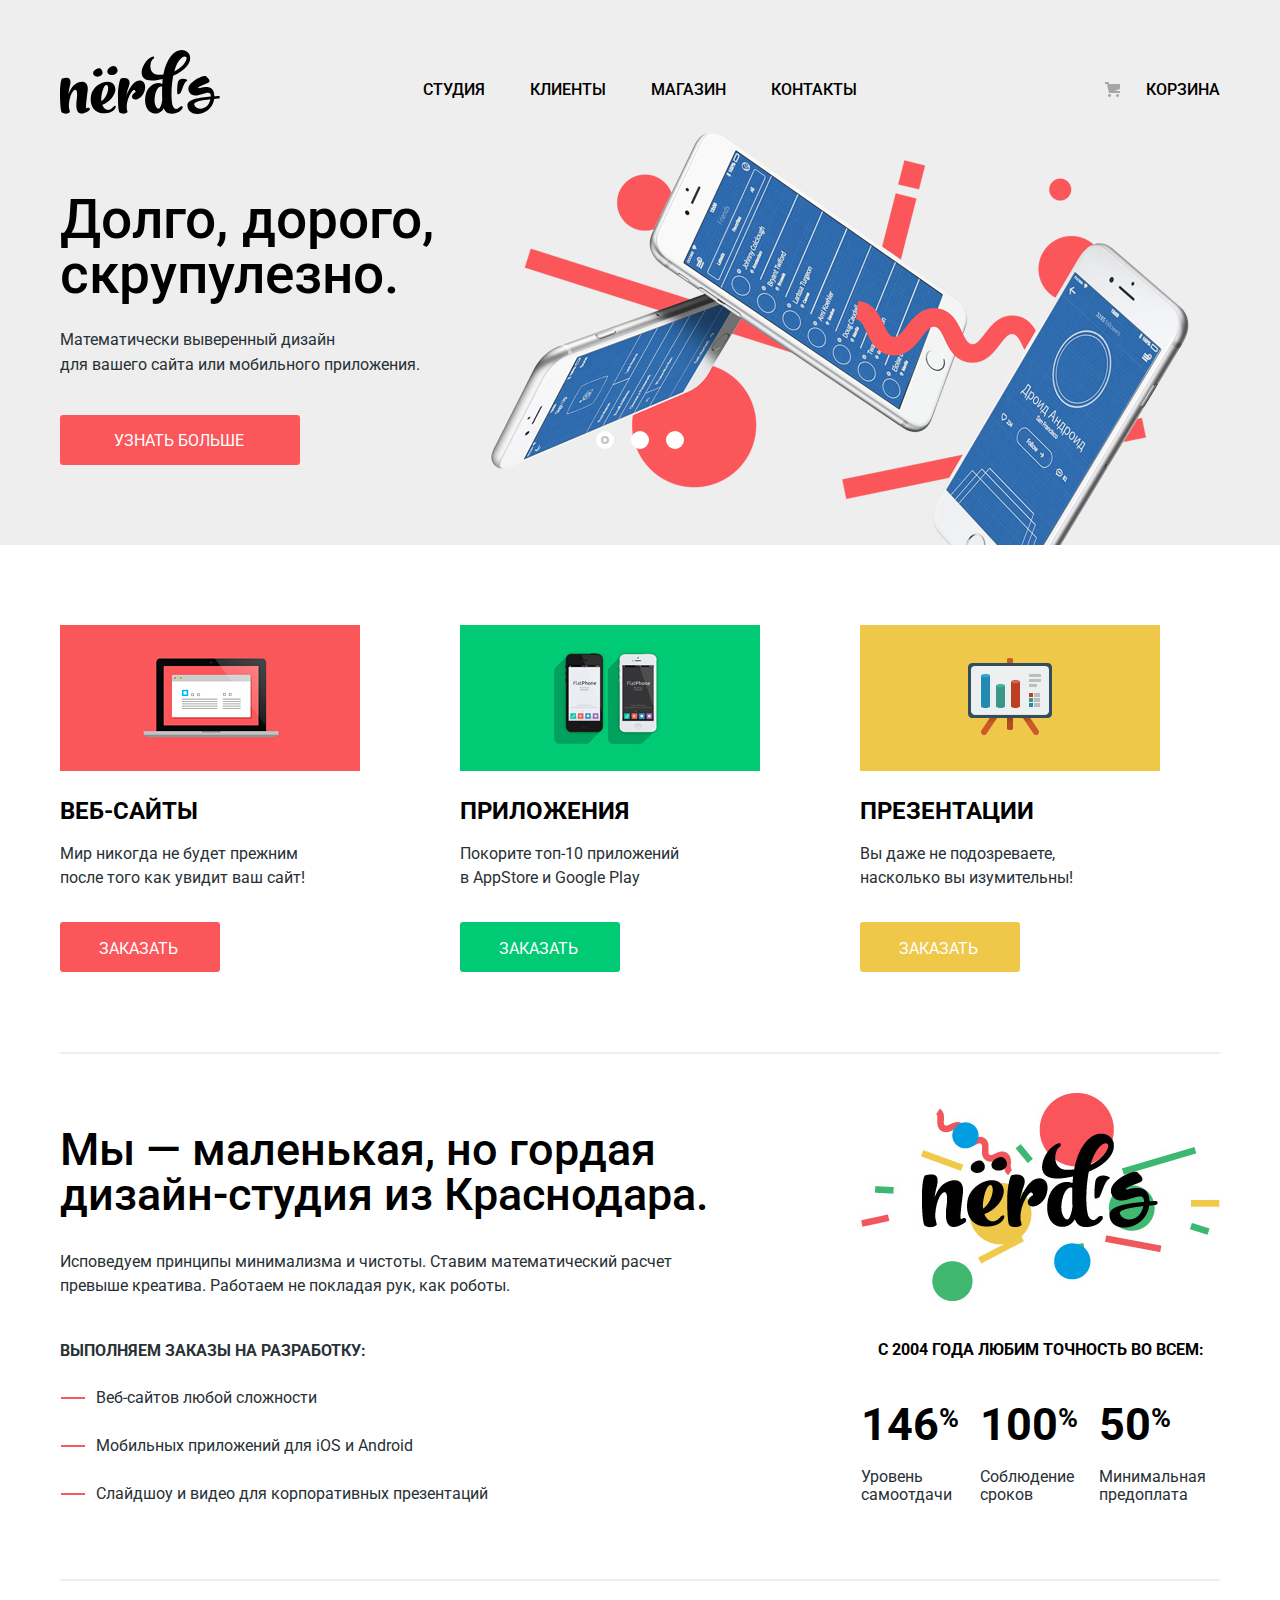
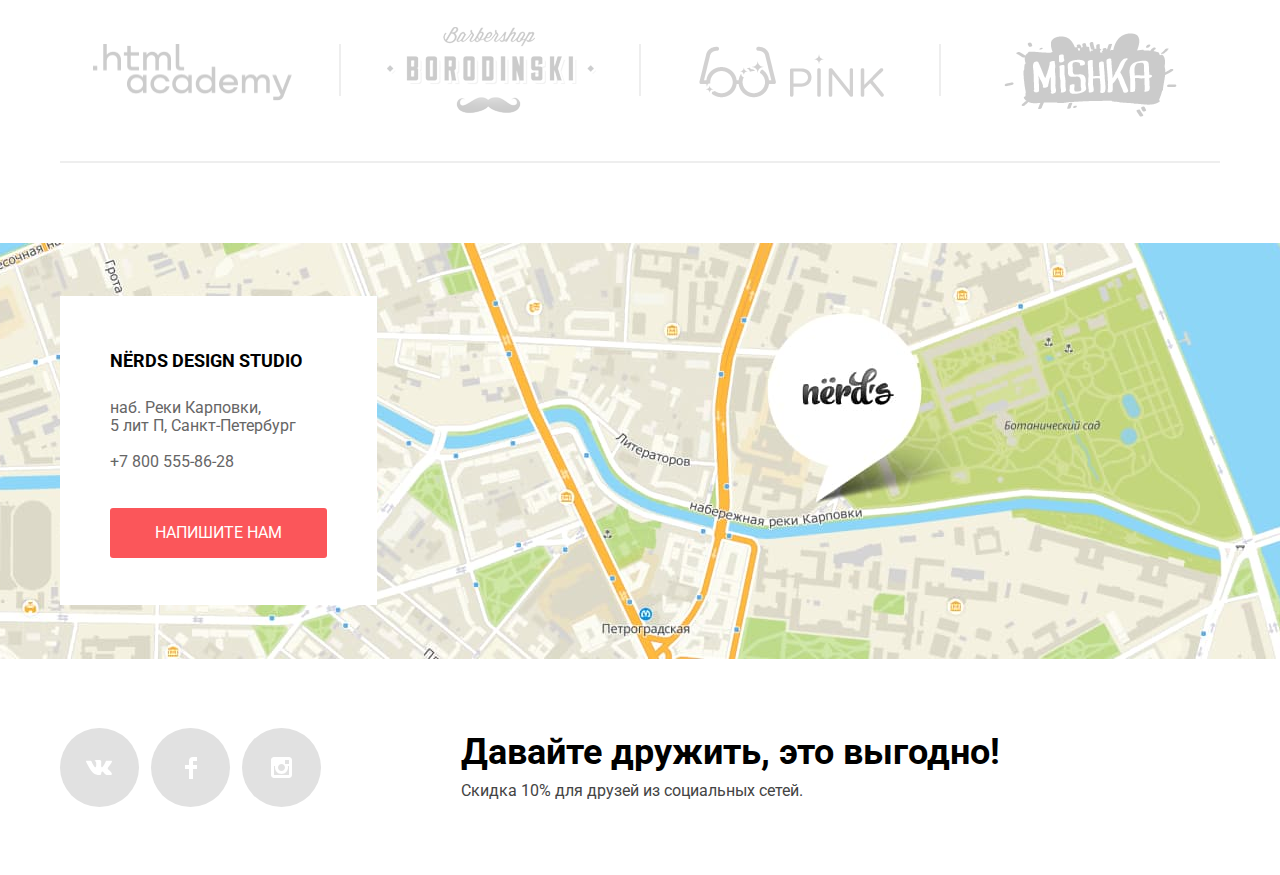
<file: index.html>
<!DOCTYPE html>
<html class="page" lang="ru">

<head>
  <meta charset="utf-8">
  <title>HTML Academy: Нёрдс</title>
  <link rel="preconnect" href="https://fonts.gstatic.com">
  <link href="https://fonts.googleapis.com/css?family=Roboto:400,500,700;display=swap" rel="stylesheet">
  <link href="css/normalize.css" rel="stylesheet">
  <link href="css/style.min.css" rel="stylesheet">
  <link rel="icon" href="favicon.ico">
  <link rel="icon" href="img/favicons/icon.svg" type="image/svg+xml">
  <link rel="apple-touch-icon" href="img/favicons/apple.png">
  <link rel="manifest" href="manifest.webmanifest">
</head>

<body class="page-body">
  <header class="main-header">
    <div class="center">
      <nav class="main-nav">
        <a class="main-button link" href="index.html">
          <img src="img/logos/logo-nerds.svg" width="160" height="65" alt="Логотип Нёрдс">
        </a>
        <ul class="site-nav marker-none">
          <li><a href="blank.html" class="link">Студия</a></li>
          <li><a href="blank.html" class="link">Клиенты</a></li>
          <li><a href="catalog.html" class="link">Магазин</a></li>
          <li><a href="blank.html" class="link">Контакты</a></li>
        </ul>
        <a class="cart link" href="blank.html">Корзина</a>
      </nav>
    </div>
  </header>
  <main class="content">
    <h1 class="visually-hidden">Студия дизайна «NЁRDS»</h1>
    <div class="slider-background">
      <div class="center">
        <section class="slider">
          <ul class="slider-list marker-none">
            <li class="slider-item slide">
              <div class="slide-text">
                <h2 class="slide-title">Долго, дорого, скрупулезно.</h2>
                <p>Математически выверенный дизайн для&nbsp;вашего&nbsp;сайта или мобильного приложения.</p>
                <a class="button link" href="blank.html">Узнать больше</a>
              </div>
            </li>
            <li class="slider-item slide slide-closed">
              <div class="slide-text">
                <h2 class="slide-title">Любим математику, как никто другой</h2>
                <p>Никакого креатива, только математические формулы для&nbsp;расчета&nbsp;идеальных пропорций.</p>
                <a class="button link" href="blank.html">Узнать больше</a>
              </div>
            </li>
            <li class="slider-item slide slide-closed">
              <div class="slide-text">
                <h2 class="slide-title">Только ночь, только&nbsp;хардкор</h2>
                <p>Работать днем, как все? Мы против этого. Ближе&nbsp;к&nbsp;полуночи работа только начинается.</p>
                <a class="button link" href="blank.html">Узнать больше</a>
              </div>
            </li>
          </ul>
          <div class="slider-controls">
            <button class="button current" type="button" aria-label="Слайдер кнопка 1"></button>
            <button class="button" type="button" aria-label="Слайдер кнопка 2"></button>
            <button class="button" type="button" aria-label="Слайдер кнопка 3"></button>
          </div>
        </section>
      </div>
    </div>
    <div class="center">
      <ul class="features-list marker-none">
        <li class="features-item">
          <h3>Веб-сайты</h3>
          <p>Мир никогда не будет прежним после&nbsp;того как увидит ваш сайт!</p>
          <a class="button-pink link" href="blank.html">Заказать</a>
        </li>
        <li class="features-item">
          <h3>Приложения</h3>
          <p>Покорите топ-10 приложений в&nbsp;AppStore и Google Play</p>
          <a class="button-green link" href="blank.html">Заказать</a>
        </li>
        <li class="features-item">
          <h3>Презентации</h3>
          <p>Вы даже не подозреваете, насколько&nbsp;вы изумительны!</p>
          <a class="button-yellow link" href="blank.html">Заказать</a>
        </li>
      </ul>
      <div class="text-aside-grid">
        <section class="text">
          <h2>Мы — маленькая, но гордая дизайн-студия из Краснодара.</h2>
          <p>Исповедуем принципы минимализма и чистоты. Ставим математический расчет превыше креатива. Работаем не
            покладая рук, как роботы.</p>
          <h4>Выполняем заказы на разработку:</h4>
          <ul class="text-list marker-none">
            <li>Веб-сайтов любой сложности </li>
            <li>Мобильных приложений для iOS и Android</li>
            <li>Слайдшоу и видео для корпоративных презентаций</li>
          </ul>
        </section>
        <section class="aside">
          <h4>С 2004 года любим точность во всем:</h4>
          <ul class="aside-list marker-none">
            <li>
              <p>146<sup>%</sup></p>
              <p>Уровень самоотдачи</p>
            </li>
            <li>
              <p>100<sup>%</sup></p>
              <p>Соблюдение сроков</p>
            </li>
            <li>
              <p>50<sup>%</sup></p>
              <p>Минимальная предоплата</p>
            </li>
          </ul>
        </section>
      </div>
      <ul class="company-list marker-none">
        <li><a class="link logo-htmlacademy" href="https://htmlacademy.ru/intensive/htmlcss"><img
              src="img/logos/logo-htmlacademy.png" width="199" height="57" alt="Логотип HTML Academy"></a></li>
        <li><a class="logo-borodinski" href=""><img src="img/logos/logo-borodinski.png" width="209" height="90"
              alt="Логотип Borodinsky"></a>
        </li>
        <li><a class="logo-pink" href=""><img src="img/logos/logo-pink.png" width="185" height="52"
              alt="Логотип Pink"></a></li>
        <li><a class="logo-mishka" href=""><img src="img/logos/logo-mishka.png" width="173" height="84"
              alt="Логотип Mishka"></a></li>
      </ul>
    </div>
    <section class="contacts">
      <div class="center">
        <section class="contacts-text">
          <h4>NЁRDS DESIGN STUDIO</h4>
          <p>наб. Реки Карповки,<br>5 лит П, Санкт-Петербург</p>
          <a class="contacts-phone link" href="tel:+78005558628">+7 800 555-86-28</a>
          <a class="button link" href="blank.html">Напишите нам</a>
        </section>
      </div>
      <div class="contacts-map">
        <iframe
          src="https://yandex.ru/map-widget/v1/?um=constructor%3Aaf41c792a5790593b78944b117f48d0ccca726eb3a66611d9de3295df8c25297&amp;source=constructor"></iframe>
      </div>
    </section>
  </main>
  <footer class="footer">
    <div class="center footer-grid">
      <ul class="social-list marker-none">
        <li><a class="social-button link" href="blank.html"><svg width="27" height="15" fill="none"
              xmlns="http://www.w3.org/2000/svg" aria-label="Вконтакте">
              <path
                d="M16.138 11.51c.956-.309 2.18 2.04 3.483 2.939.978.681 1.727.534 1.727.534l3.473-.05s1.815-.112.957-1.554c-.071-.12-.503-1.069-2.585-3.022-2.177-2.043-1.882-1.712.739-5.244 1.597-2.153 2.236-3.468 2.036-4.028-.192-.539-1.365-.399-1.365-.399L20.69.713c-.381.001-.704.119-.851.515-.003.004-.621 1.666-1.445 3.079-1.741 2.989-2.436 3.148-2.724 2.961-.661-.433-.494-1.737-.494-2.664 0-2.897.432-4.105-.846-4.417-.427-.104-.739-.172-1.828-.182-1.392-.021-2.574 0-3.244.329-.445.223-.786.712-.579.74.26.035.843.16 1.155.586.401.552.389 1.789.389 1.789s.229 3.411-.54 3.834c-.528.29-1.25-.302-2.803-3.016-.793-1.388-1.392-2.922-1.392-2.922s-.116-.285-.326-.441c-.25-.185-.6-.244-.6-.244L.848.684S.29.7.085.946c-.182.218-.015.668-.015.668s2.909 6.881 6.203 10.347c3.02 3.182 6.452 2.971 6.452 2.971h1.555s.469-.054.709-.312c.224-.24.214-.691.214-.691s-.031-2.109.935-2.419z"
                fill="#fff" />
            </svg></a>
        </li>
        <li><a class="social-button link" href="blank.html"><svg width="12" height="22" fill="none"
              xmlns="http://www.w3.org/2000/svg" aria-label="Фэйсбук">
              <path d="M12 4V0H8a4 4 0 00-4 4v4H0v4h4v10h4V12h4V8H8V4h4z" fill="#fff" />
            </svg></a>
        </li>
        <li><a class="social-button link" href="blank.html"><svg width="21" height="21" fill="none"
              xmlns="http://www.w3.org/2000/svg" aria-label="Инстаграм">
              <path fill-rule="evenodd" clip-rule="evenodd"
                d="M3 0h15c1.65 0 3 1.35 3 3v15c0 1.65-1.35 3-3 3H3c-1.65 0-3-1.35-3-3V3c0-1.65 1.35-3 3-3zm11 10.5C14 8.57 12.43 7 10.5 7S7 8.57 7 10.5 8.57 14 10.5 14s3.5-1.57 3.5-3.5zM3 18V9h1.181A6.5043 6.5043 0 004 10.5c0 3.5899 2.9101 6.5 6.5 6.5s6.5-2.9101 6.5-6.5a6.4515 6.4515 0 00-.181-1.5H18v9H3zM14 7h4V3h-4v4z"
                fill="#fff" />
            </svg></a>
        </li>
      </ul>
      <section class="footer-text">
        <h2>Давайте дружить, это выгодно!</h2>
        <p>Скидка 10% для друзей из социальных сетей.</p>
      </section>
    </div>
  </footer>

  <section class="modal modal-email">
    <h2>Напишите нам</h2>
    <form class="email-form" method="post" action="https://echo.htmlacademy.ru/">
      <p>
        <label for="email-name">Ваше имя:</label>
        <input class="login-name" id="email-name" type="text" name="name" placeholder="Имя Фамилия">
      </p>
      <p>
        <label for="email-email">Ваш email:</label>
        <input class="login-email" id="email-email" type="email" name="email" placeholder="email@example.com ">
      </p>
      <p>
        <label for="email-text">Текст письма:</label>
        <textarea class="login-text" id="email-text" name="text-email" placeholder="В свободной форме"></textarea>
      </p>
      <button type="submit" class="button-send-email">Отправить</button>
    </form>
    <button type="button" class="button-close" aria-label="Закрыть"></button>
  </section>
  <script src="js/slider.min.js"></script>
  <script src="js/popup.min.js"></script>
</body>

</html>
</file>
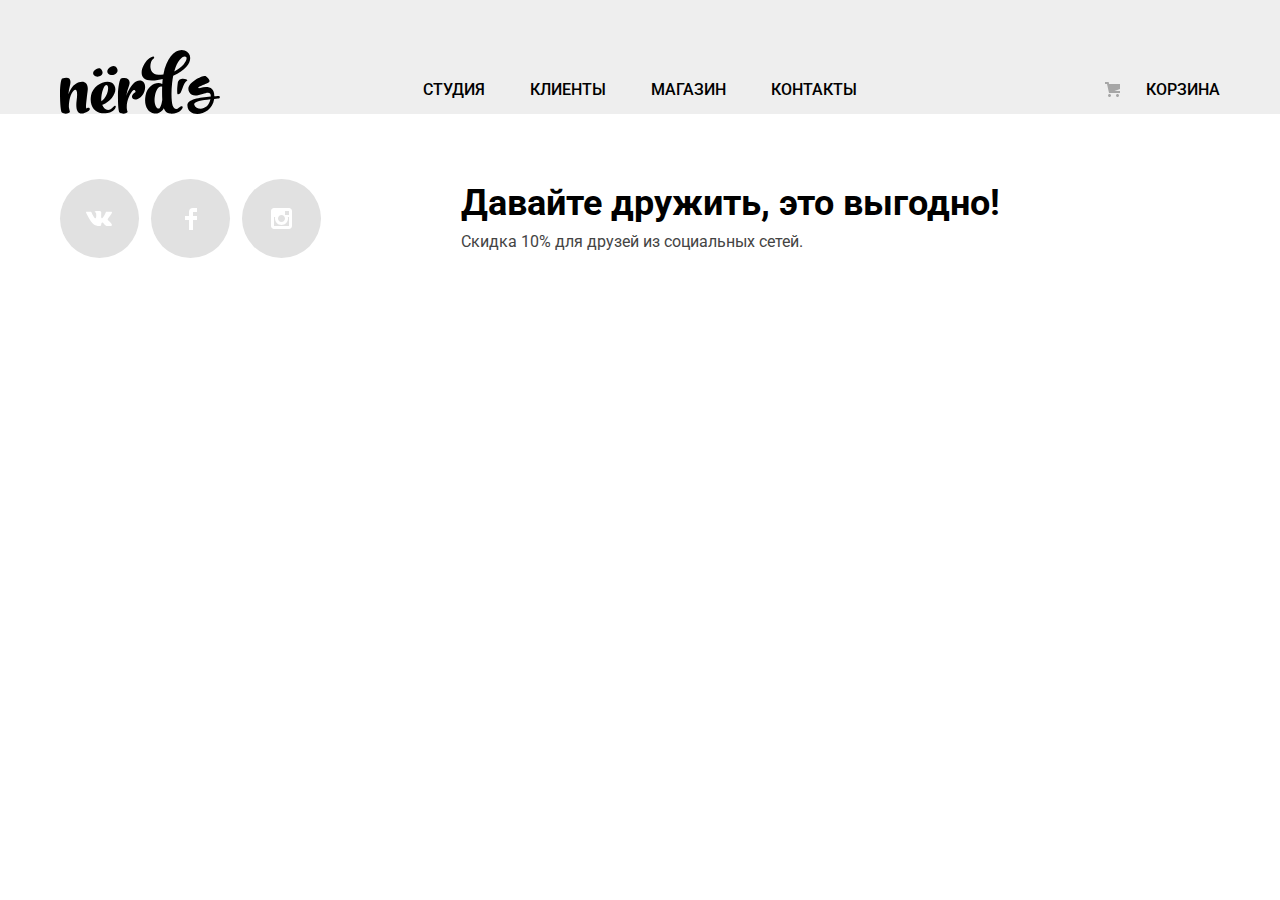
<file: blank.html>
<!DOCTYPE html>
<html class="page" lang="ru">

<head>
  <meta charset="utf-8">
  <title>HTML Academy: Нёрдс</title>
  <link rel="preconnect" href="https://fonts.gstatic.com">
  <link href="https://fonts.googleapis.com/css?family=Roboto:400,500,700;display=swap" rel="stylesheet">
  <link href="css/normalize.css" rel="stylesheet">
  <link href="css/style.min.css" rel="stylesheet">
  <link rel="icon" href="favicon.ico">
  <link rel="icon" href="img/favicons/icon.svg" type="image/svg+xml">
  <link rel="apple-touch-icon" href="img/favicons/apple.png">
  <link rel="manifest" href="manifest.webmanifest">
</head>

<body class="page-body">
  <header class="main-header">
    <div class="center">
      <nav class="main-nav">
        <a class="main-button link" href="index.html">
          <img src="img/logos/logo-nerds.svg" width="160" height="65" alt="Логотип Нёрдс">
        </a>
        <ul class="site-nav marker-none">
          <li><a href="blank.html" class="link">Студия</a></li>
          <li><a href="blank.html" class="link">Клиенты</a></li>
          <li><a href="catalog.html" class="link">Магазин</a></li>
          <li><a href="blank.html" class="link">Контакты</a></li>
        </ul>
        <a class="cart link" href="blank.html">Корзина</a>
      </nav>
    </div>
  </header>
  <footer class="footer">
    <div class="center footer-grid">
      <ul class="social-list marker-none">
        <li><a class="social-button link" href="blank.html"><svg width="27" height="15" fill="none"
              xmlns="http://www.w3.org/2000/svg" aria-label="Вконтакте">
              <path
                d="M16.138 11.51c.956-.309 2.18 2.04 3.483 2.939.978.681 1.727.534 1.727.534l3.473-.05s1.815-.112.957-1.554c-.071-.12-.503-1.069-2.585-3.022-2.177-2.043-1.882-1.712.739-5.244 1.597-2.153 2.236-3.468 2.036-4.028-.192-.539-1.365-.399-1.365-.399L20.69.713c-.381.001-.704.119-.851.515-.003.004-.621 1.666-1.445 3.079-1.741 2.989-2.436 3.148-2.724 2.961-.661-.433-.494-1.737-.494-2.664 0-2.897.432-4.105-.846-4.417-.427-.104-.739-.172-1.828-.182-1.392-.021-2.574 0-3.244.329-.445.223-.786.712-.579.74.26.035.843.16 1.155.586.401.552.389 1.789.389 1.789s.229 3.411-.54 3.834c-.528.29-1.25-.302-2.803-3.016-.793-1.388-1.392-2.922-1.392-2.922s-.116-.285-.326-.441c-.25-.185-.6-.244-.6-.244L.848.684S.29.7.085.946c-.182.218-.015.668-.015.668s2.909 6.881 6.203 10.347c3.02 3.182 6.452 2.971 6.452 2.971h1.555s.469-.054.709-.312c.224-.24.214-.691.214-.691s-.031-2.109.935-2.419z"
                fill="#fff" />
            </svg></a>
        </li>
        <li><a class="social-button link" href="blank.html"><svg width="12" height="22" fill="none"
              xmlns="http://www.w3.org/2000/svg" aria-label="Фэйсбук">
              <path d="M12 4V0H8a4 4 0 00-4 4v4H0v4h4v10h4V12h4V8H8V4h4z" fill="#fff" />
            </svg></a>
        </li>
        <li><a class="social-button link" href="blank.html"><svg width="21" height="21" fill="none"
              xmlns="http://www.w3.org/2000/svg" aria-label="Инстаграм">
              <path fill-rule="evenodd" clip-rule="evenodd"
                d="M3 0h15c1.65 0 3 1.35 3 3v15c0 1.65-1.35 3-3 3H3c-1.65 0-3-1.35-3-3V3c0-1.65 1.35-3 3-3zm11 10.5C14 8.57 12.43 7 10.5 7S7 8.57 7 10.5 8.57 14 10.5 14s3.5-1.57 3.5-3.5zM3 18V9h1.181A6.5043 6.5043 0 004 10.5c0 3.5899 2.9101 6.5 6.5 6.5s6.5-2.9101 6.5-6.5a6.4515 6.4515 0 00-.181-1.5H18v9H3zM14 7h4V3h-4v4z"
                fill="#fff" />
            </svg></a>
        </li>
      </ul>
      <section class="footer-text">
        <h2>Давайте дружить, это выгодно!</h2>
        <p>Скидка 10% для друзей из социальных сетей.</p>
      </section>
    </div>
  </footer>

  <section class="modal modal-email">
    <h2>Напишите нам</h2>
    <form class="email-form" method="post" action="https://echo.htmlacademy.ru/">
      <p>
        <label for="email-name">Ваше имя:</label>
        <input class="login-name" id="email-name" type="text" name="name" placeholder="Имя Фамилия">
      </p>
      <p>
        <label for="email-email">Ваш email:</label>
        <input class="login-email" id="email-email" type="email" name="email" placeholder="email@example.com ">
      </p>
      <p>
        <label for="email-text">Текст письма:</label>
        <textarea class="login-text" id="email-text" name="text-email" placeholder="В свободной форме"></textarea>
      </p>
      <button type="submit" class="button-send-email">Отправить</button>
    </form>
    <button type="button" class="button-close" aria-label="Закрыть"></button>
  </section>
</body>

</html>
</file>
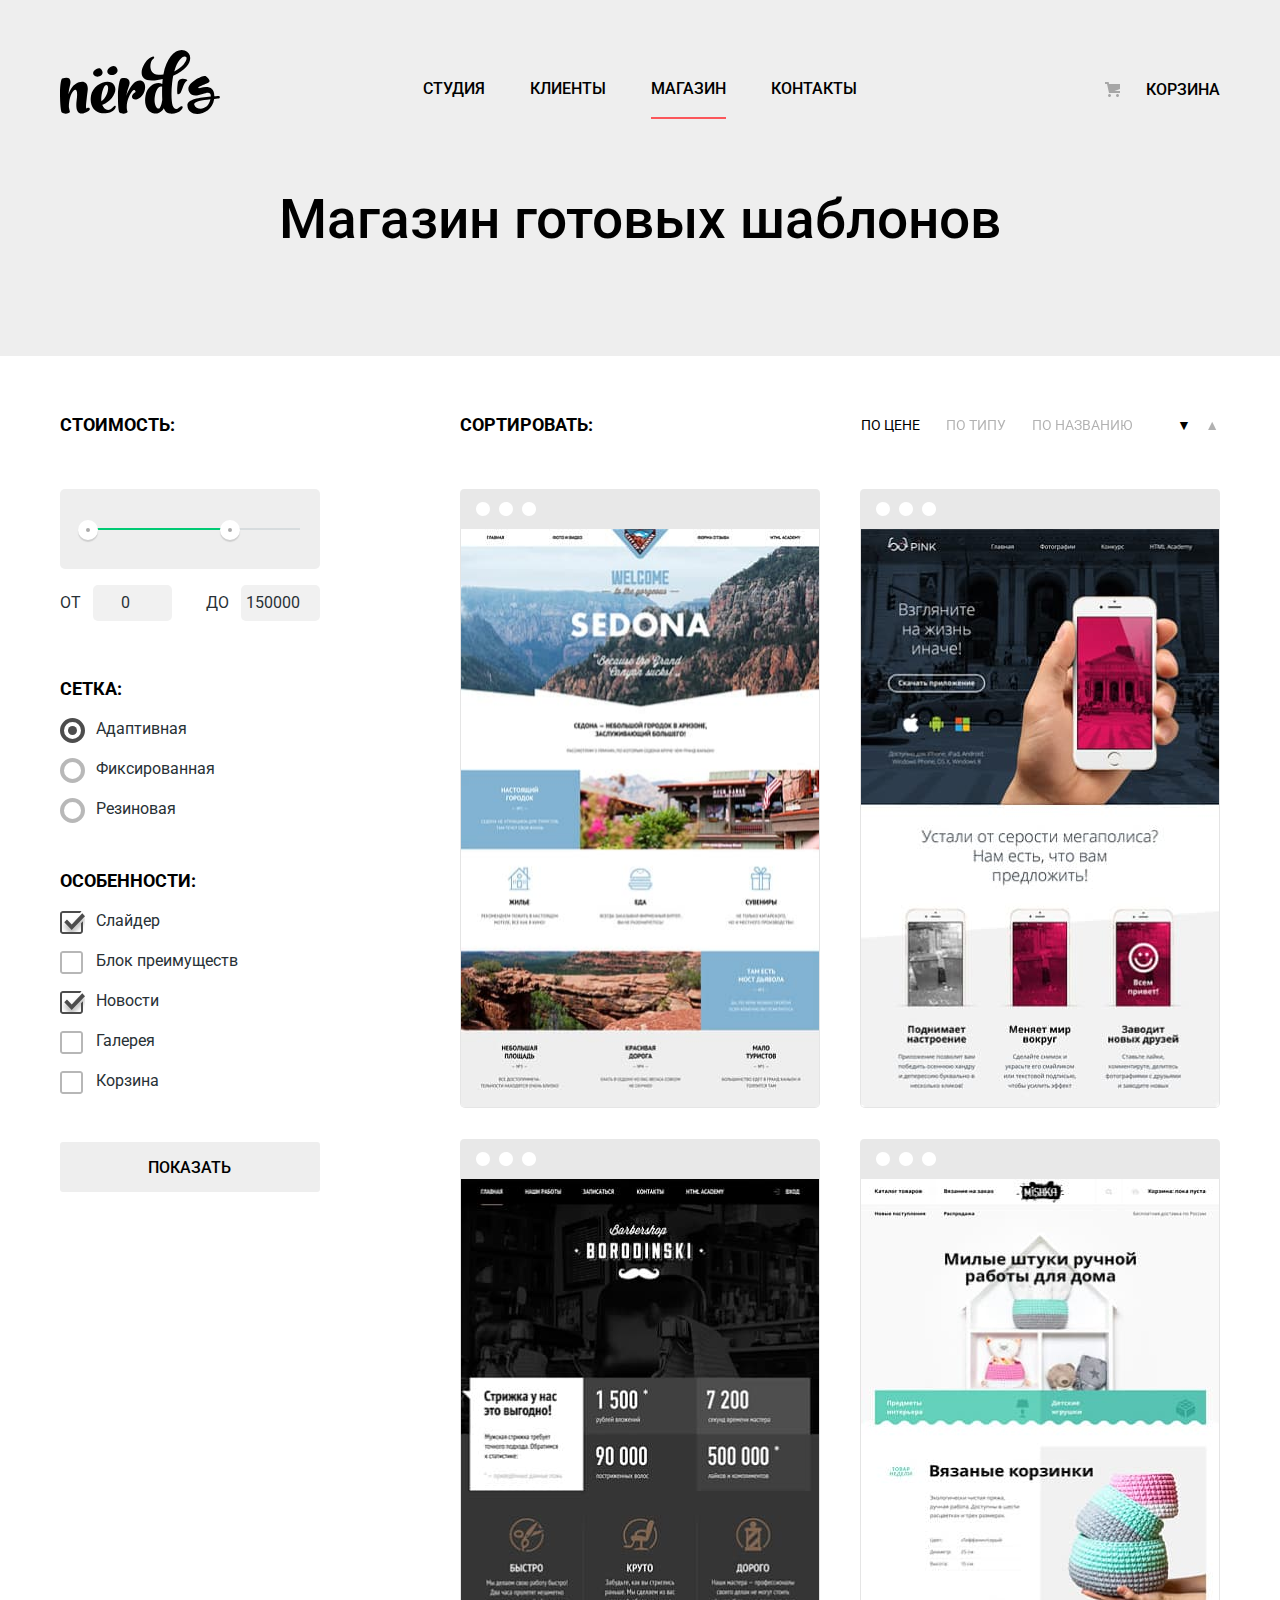
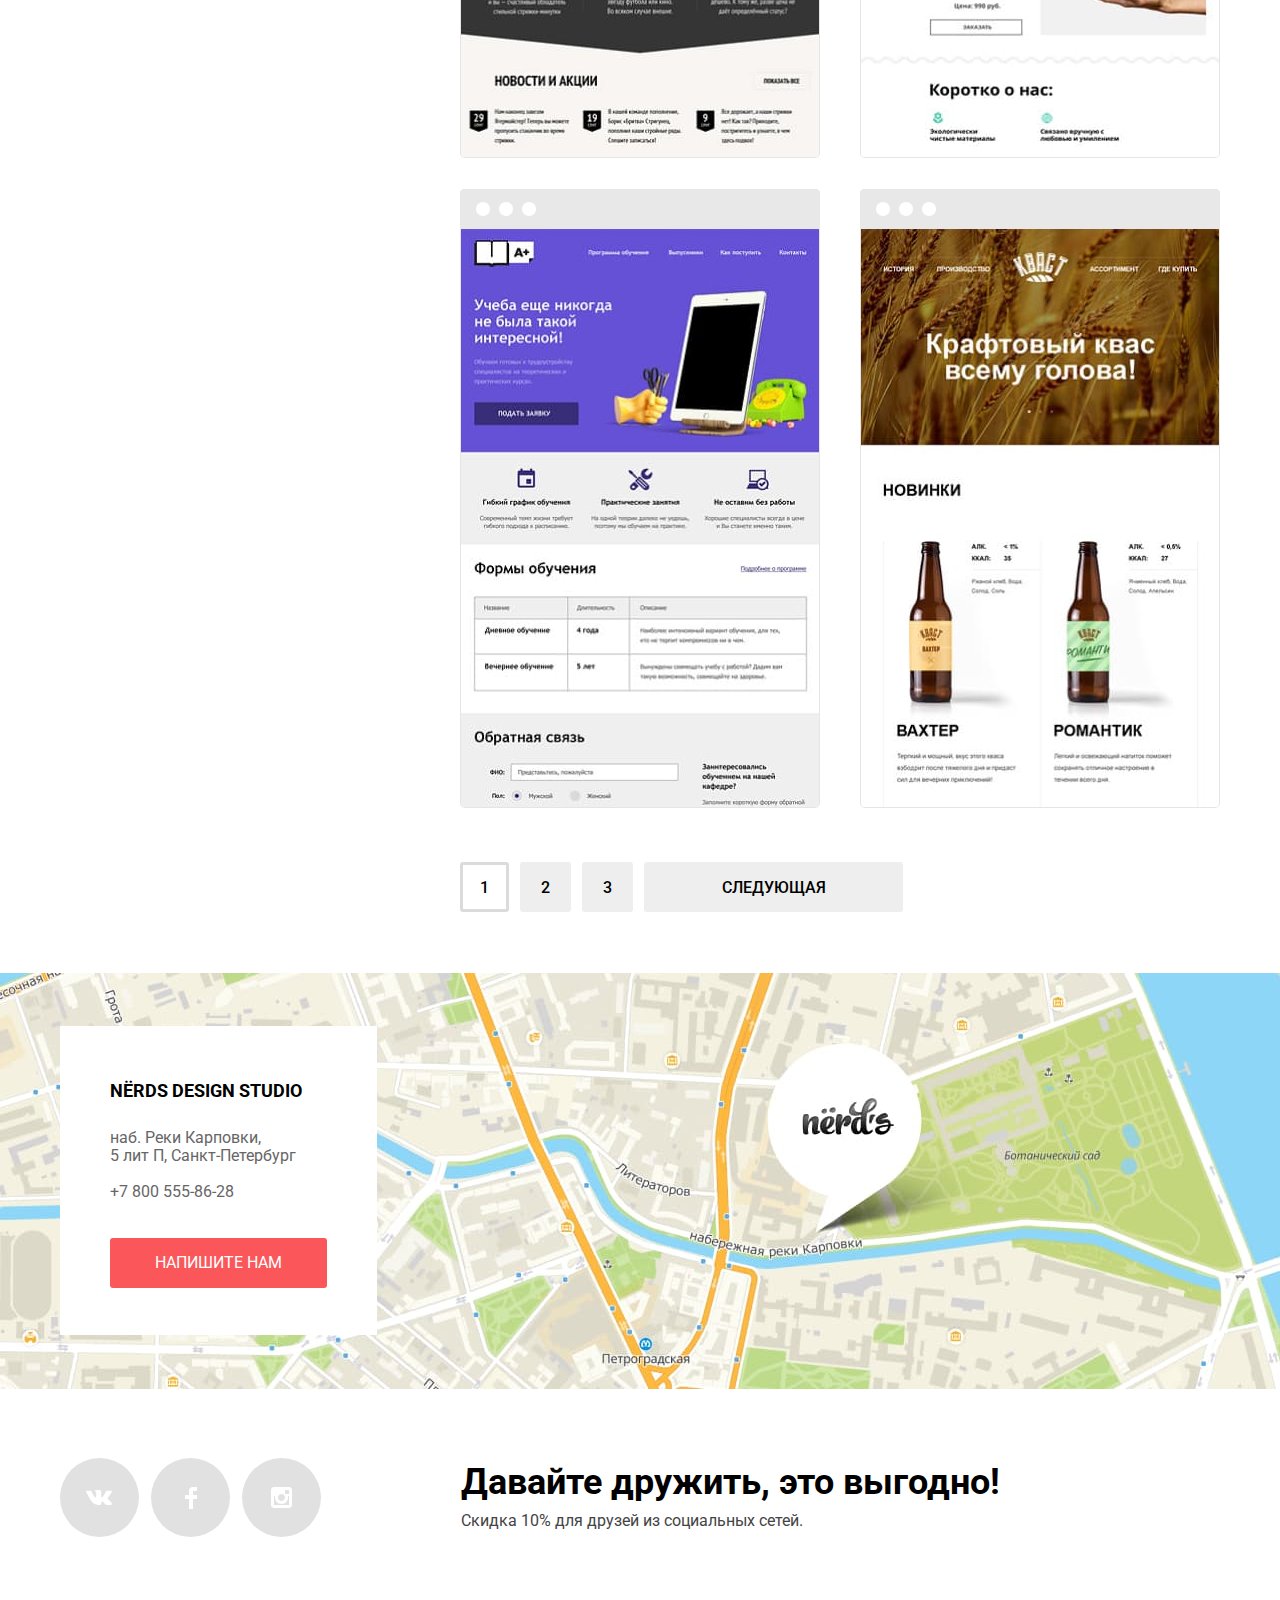
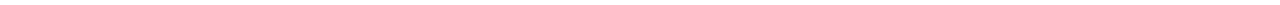
<file: catalog.html>
<!DOCTYPE html>
<html class="page" lang="ru">

<head>
  <meta charset="utf-8">
  <title>HTML Academy: Нёрдс</title>
  <link rel="preconnect" href="https://fonts.gstatic.com">
  <link href="https://fonts.googleapis.com/css?family=Roboto:400,500,700;display=swap" rel="stylesheet">
  <link href="css/normalize.css" rel="stylesheet">
  <link href="css/style.min.css" rel="stylesheet">
  <link rel="icon" href="favicon.ico">
  <link rel="icon" href="img/favicons/icon.svg" type="image/svg+xml">
  <link rel="apple-touch-icon" href="img/favicons/apple.png">
  <link rel="manifest" href="manifest.webmanifest">
</head>

<body class="page-body">
  <header class="main-header">
    <div class="center">
      <nav class="main-nav">
        <a class="main-button link" href="index.html">
          <img src="img/logos/logo-nerds.svg" width="160" height="65" alt="Логотип Нёрдс">
        </a>
        <ul class="site-nav marker-none">
          <li class=""><a class="link" href="blank.html">Студия</a></li>
          <li class=""><a class="link" href="blank.html">Клиенты</a></li>
          <li class="border-current"><a class="link">Магазин</a></li>
          <li class=""><a class="link" href="blank.html">Контакты</a></li>
        </ul>
        <a class="cart link" href="blank.html">Корзина</a>
      </nav>
    </div>
  </header>
  <main class="catalog">
    <div class="page-title-catalog-background">
      <h1 class="page-title-catalog">Магазин готовых шаблонов</h1>
    </div>
    <div class="center">
      <div class="catalog-grid">
        <div class="sort-grid">
          <h2>Сортировать:</h2>
          <div class="sort-grid-button">
            <a class="sort-button sort-button-active link" href="">По цене</a>
            <a class="sort-button link" href="">По типу</a>
            <a class="sort-button link" href="">По названию</a>
          </div>
          <div class="sort-grid-button-show">
            <a class="sort-button-show sort-button-active link" href="" aria-label="Cвepxy вниз">&#9660;</a>
            <a class="sort-button-show link" href="" aria-label="Снизу вверх">&#9650;</a>
          </div>
        </div>
        <section class="filters">
          <form method="get" action="index.html">
            <fieldset class="filter-item">
              <legend>Стоимость:</legend>
              <div class="range-filter">
                <div class="range-controls">
                  <div class="scale">
                    <div class="bar"></div>
                  </div>
                  <div class="toggle toggle-min" tabindex="0"></div>
                  <div class="toggle toggle-max" tabindex="0"></div>
                </div>
                <div class="price-controls">
                  <label class="min-price">
                    От <input type="number" name="min-price" value="0">
                  </label>
                  <label class="max-price">
                    До <input type="number" name="max-price" value="150000" placeholder="150 000">
                  </label>
                </div>
              </div>
            </fieldset>
          </form>
          <form method="get" action="https://echo.htmlacademy.ru/">
            <fieldset class="site-grid">
              <legend>Сетка:</legend>
              <ul class="grid-list marker-none">
                <li class="filter-option filter-radio">
                  <input class="visually-hidden filter-input-radio filter-input" type="radio" name="grid"
                    value="shaving" id="adaptive" checked>
                  <label for="adaptive">Адаптивная</label>
                </li>
                <li class="filter-option filter-radio">
                  <input class="visually-hidden filter-input-radio filter-input" type="radio" name="grid"
                    value="shaving" id="fixed">
                  <label for="fixed">Фиксированная</label>
                </li>
                <li class="filter-option filter-radio">
                  <input class="visually-hidden filter-input-radio filter-input" type="radio" name="grid"
                    value="shaving" id="Rubber">
                  <label for="Rubber">Резиновая</label>
                </li>
              </ul>
            </fieldset>
            <fieldset class="features">
              <legend>Особенности:</legend>
              <ul class="features-site-list marker-none">
                <li class="filter-option filter-checkbox">
                  <input class="visually-hidden filter-input-checkbox filter-input" type="checkbox" name="slider"
                    id="filter-slider" checked>
                  <label for="filter-slider">Слайдер</label>
                </li>
                <li class="filter-option filter-checkbox">
                  <input class="visually-hidden filter-input-checkbox filter-input" type="checkbox"
                    name="advantages-block" id="filter-advantages-block">
                  <label for="filter-advantages-block">Блок преимуществ</label>
                </li>
                <li class="filter-option filter-checkbox">
                  <input class="visually-hidden filter-input-checkbox filter-input" type="checkbox" name="news"
                    id="filter-news" checked>
                  <label for="filter-news">Новости</label>
                </li>
                <li class="filter-option filter-checkbox">
                  <input class="visually-hidden filter-input-checkbox filter-input" type="checkbox" name="gallery"
                    id="filter-gallery">
                  <label for="filter-gallery">Галерея</label>
                </li>
                <li class="filter-option filter-checkbox">
                  <input class="visually-hidden filter-input-checkbox filter-input" type="checkbox" name="cart"
                    id="filter-cart">
                  <label for="filter-cart">Корзина</label>
                </li>
              </ul>
            </fieldset>
            <button class="filter-button" type="submit">Показать</button>
          </form>
        </section>
        <div class="site-page-grid">
          <section class="work sedona">
            <img src="img/catalog/web-sedona.jpg" width="359" height="578" alt="Сайт Sedona">
            <div class="sell-window">
              <a class="link" href="">
                <h3>Sedona</h3>
              </a>
              <p>Информационный сайт для&nbsp;туристов</p>
              <button class="button" type="button">9 900 &#8381;</button>
            </div>
          </section>
          <section class="work pink-app">
            <img src="img/catalog/web-pink.jpg" width="359" height="578" alt="Сайт Pink App">
            <div class="sell-window">
              <a class="link" href="">
                <h3>Pink App</h3>
              </a>
              <p>Продуктовый лендинг приложения&nbsp;для iOS и Android</p>
              <button type="button">9 900 &#8381;</button>
            </div>
          </section>
          <section class="work borodinski">
            <img src="img/catalog/web-borodinski.jpg" width="359" height="578" alt="Сайт Borodinski">
            <div class="sell-window">
              <a class="link" href="">
                <h3>Barbershop</h3>
              </a>
              <p>Сайт салона красоты. Для&nbsp;мужчин, да.</p>
              <button type="button">9 900 &#8381;</button>
            </div>
          </section>
          <section class="work mishka">
            <img src="img/catalog/web-mishka.jpg" width="359" height="578" alt="Сайт Mishka">
            <div class="sell-window">
              <a class="link" href="">
                <h3>Mishka</h3>
              </a>
              <p>Интернет-магазин вязаных&nbsp;игрушек</p>
              <button type="button">9 900 &#8381;</button>
            </div>
          </section>
          <section class="work aplus">
            <img src="img/catalog/web-aplus.jpg" width="359" height="578" alt="Сайт A Plus">
            <div class="sell-window">
              <a class="link" href="">
                <h3>A plus</h3>
              </a>
              <p>Лендинг курсов повышения квалификации</p>
              <button type="button">9 900 &#8381;</button>
            </div>
          </section>
          <section class="work kvast">
            <img src="img/catalog/web-kvast.jpg" width="359" height="578" alt="Сайт Kvast">
            <div class="sell-window">
              <a class="link" href="">
                <h3>Кваст</h3>
              </a>
              <p>Промо-сайт производителя крафтового кваса</p>
              <button class="button" type="button">9 900 &#8381;</button>
            </div>
          </section>
        </div>
        <div class="page-number-grid">
          <a class="page-number-button link active" href="">1</a>
          <a class="page-number-button link" href="">2</a>
          <a class="page-number-button link" href="">3</a>
          <a class="visually-hidden page-number-button link">Предыдущая</a>
          <a class="page-number-button link" href="">Следующая</a>
        </div>
      </div>
    </div>
    <section class="contacts">
      <div class="center">
        <section class="contacts-text">
          <h4>NЁRDS DESIGN STUDIO</h4>
          <p>наб. Реки Карповки,<br>5 лит П, Санкт-Петербург</p>
          <a class="contacts-phone link" href="tel:+78005558628">+7 800 555-86-28</a>
          <a class="button link" href="blank.html">Напишите нам</a>
        </section>
      </div>
      <div class="contacts-map">
        <iframe
          src="https://yandex.ru/map-widget/v1/?um=constructor%3Aaf41c792a5790593b78944b117f48d0ccca726eb3a66611d9de3295df8c25297&amp;source=constructor"></iframe>
      </div>
    </section>
  </main>
  <footer class="footer">
    <div class="center footer-grid">
      <ul class="social-list marker-none">
        <li><a class="social-button link" href="blank.html"><svg width="27" height="15" fill="none"
              xmlns="http://www.w3.org/2000/svg" aria-label="Вконтакте">
              <path
                d="M16.138 11.51c.956-.309 2.18 2.04 3.483 2.939.978.681 1.727.534 1.727.534l3.473-.05s1.815-.112.957-1.554c-.071-.12-.503-1.069-2.585-3.022-2.177-2.043-1.882-1.712.739-5.244 1.597-2.153 2.236-3.468 2.036-4.028-.192-.539-1.365-.399-1.365-.399L20.69.713c-.381.001-.704.119-.851.515-.003.004-.621 1.666-1.445 3.079-1.741 2.989-2.436 3.148-2.724 2.961-.661-.433-.494-1.737-.494-2.664 0-2.897.432-4.105-.846-4.417-.427-.104-.739-.172-1.828-.182-1.392-.021-2.574 0-3.244.329-.445.223-.786.712-.579.74.26.035.843.16 1.155.586.401.552.389 1.789.389 1.789s.229 3.411-.54 3.834c-.528.29-1.25-.302-2.803-3.016-.793-1.388-1.392-2.922-1.392-2.922s-.116-.285-.326-.441c-.25-.185-.6-.244-.6-.244L.848.684S.29.7.085.946c-.182.218-.015.668-.015.668s2.909 6.881 6.203 10.347c3.02 3.182 6.452 2.971 6.452 2.971h1.555s.469-.054.709-.312c.224-.24.214-.691.214-.691s-.031-2.109.935-2.419z"
                fill="#fff" />
            </svg></a>
        </li>
        <li><a class="social-button link" href="blank.html"><svg width="12" height="22" fill="none"
              xmlns="http://www.w3.org/2000/svg" aria-label="Фэйсбук">
              <path d="M12 4V0H8a4 4 0 00-4 4v4H0v4h4v10h4V12h4V8H8V4h4z" fill="#fff" />
            </svg></a>
        </li>
        <li><a class="social-button link" href="blank.html"><svg width="21" height="21" fill="none"
              xmlns="http://www.w3.org/2000/svg" aria-label="Инстаграм">
              <path fill-rule="evenodd" clip-rule="evenodd"
                d="M3 0h15c1.65 0 3 1.35 3 3v15c0 1.65-1.35 3-3 3H3c-1.65 0-3-1.35-3-3V3c0-1.65 1.35-3 3-3zm11 10.5C14 8.57 12.43 7 10.5 7S7 8.57 7 10.5 8.57 14 10.5 14s3.5-1.57 3.5-3.5zM3 18V9h1.181A6.5043 6.5043 0 004 10.5c0 3.5899 2.9101 6.5 6.5 6.5s6.5-2.9101 6.5-6.5a6.4515 6.4515 0 00-.181-1.5H18v9H3zM14 7h4V3h-4v4z"
                fill="#fff" />
            </svg></a>
        </li>
      </ul>
      <section class="footer-text">
        <h2>Давайте дружить, это выгодно!</h2>
        <p>Скидка 10% для друзей из социальных сетей.</p>
      </section>
    </div>
  </footer>

  <section class="modal modal-email">
    <h2>Напишите нам</h2>
    <form class="email-form" method="post" action="https://echo.htmlacademy.ru/">
      <p>
        <label for="email-name">Ваше имя:</label>
        <input class="login-name" id="email-name" type="text" name="name" placeholder="Имя Фамилия">
      </p>
      <p>
        <label for="email-email">Ваш email:</label>
        <input class="login-email" id="email-email" type="email" name="email" placeholder="email@example.com ">
      </p>
      <p>
        <label for="email-text">Текст письма:</label>
        <textarea class="login-text" id="email-text" name="text-email" placeholder="В свободной форме"></textarea>
      </p>
      <button type="submit" class="button-send-email">Отправить</button>
    </form>
    <button type="button" class="button-close" aria-label="Закрыть"></button>
  </section>
  <script src="js/popup.min.js"></script>
</body>

</html>
</file>
<file: css/style.min.css>
:root{--basic-white:#FFFFFF;--white-smoke:#f1f1f1;--basic-silver:#EEEEEE;--basic-extra-silver:#DFDFDF;--basic-strong-silver:#D5D5D5;--add-silver:#D7DCDE;--add-2-silver:#B4B9BB;--shadow-silver:#CFCFCF;--basic-black:#000000;--basic-dark:#283136;--basic-extra-dark:#444444;--basic-grey:#666666;--light-gray:#E1E1E1;--add-gray:#4D4D4D;--add-2-grey:#ABABAB;--gainsboro:#DBDBDB;--basic-pink:#FB565A;--basic-extra-pink:#E74246;--basic-strong-pink:#D7373B;--basic-green:#00CA74;--basic-extra-green:#00BC6C;--basic-strong-green:#00AA62;--basic-yellow:#EFC849;--basic-extra-yellow:#EAB534;--basic-strong-yellow:#E5A722;--box-border-shadow:rgba(0, 1, 1, 0.1);--text-opacity:rgba(255, 255, 255, 0.3);--text-opacity-black:rgba(0, 0, 0, 0.4);--text-opacity-black-extra:rgba(0, 0, 0, 0.3);--border-catalog:rgba(0, 0, 0, 0.1);--work-shadow:rgba(0, 0, 0, 0.25)}.page{height:100%}.page-body{font-family:Roboto,Arial,sans-serif;font-style:normal;font-size:16px;line-height:24px;font-weight:400;color:var(--basic-black);margin:0;padding:0;min-height:100%;display:grid;grid-template-rows:min-content 1fr min-content;align-content:start}.marker-none li{list-style:none}.link{text-decoration:none;text-transform:uppercase;color:var(--basic-black)}.visually-hidden{position:absolute;width:1px;height:1px;margin:-1px;border:0;padding:0;white-space:nowrap;clip-path:inset(100%);clip:rect(0 0 0 0);overflow:hidden}.center{width:1160px;margin:0 auto;padding:0 10px}.main-header{background-color:var(--basic-silver)}.main-nav{font-weight:500;line-height:30px;margin-top:49px;display:flex;justify-content:flex-start;align-items:center}.main-button{width:160px;height:65px;margin-right:203px}.main-button:focus,.main-button:hover{opacity:.7}.main-button:active{opacity:.3}.site-nav{width:450px;height:min-content;margin:0;margin-top:18px;margin-right:234px;padding:0;display:flex;justify-content:flex-start;flex-wrap:wrap}.site-nav li{height:43px;position:relative;top:6px;left:0;right:0}.site-nav li:not(:nth-child(4n)){margin-right:45px}.border-current{border-bottom:2px solid;border-color:var(--basic-pink);cursor:default;z-index:1}.cart{width:115px;height:30px;margin-top:17px;position:relative;text-align:end}.cart::before{content:"";position:absolute;width:15px;height:15px;left:0;top:7px;background-image:url(../img/icons/cart.svg);background-repeat:no-repeat;background-position:0 0}.cart:focus,.cart:hover,.site-nav a[href]:focus,.site-nav a[href]:hover{color:var(--basic-pink)}.cart:active,.site-nav a[href]:active{color:var(--basic-black);opacity:.3}.footer{padding-top:65px;padding-bottom:58px}.footer-grid{display:flex;justify-content:flex-start}.social-list{width:380px;height:min-content;margin:0;padding:0;margin-right:21px;display:flex;justify-content:flex-start;align-items:center;flex-wrap:wrap}.social-list li{width:79px;height:79px;margin:0;margin-right:12px;margin-bottom:10px;padding:0;background:var(--light-gray);border-radius:50%;display:flex;justify-content:center;align-items:center}.social-list a{width:79px;height:79px;display:flex;justify-content:center;align-items:center}.social-list a:focus,.social-list a:hover{background-color:var(--basic-extra-pink);border-radius:50%}.social-list li:active{background-color:var(--basic-strong-pink);background:linear-gradient(0deg,var(--basic-strong-pink),var(--basic-strong-pink)),var(--basic-white);box-shadow:inset 0 3px 0 var(--box-border-shadow)}.social-list a:active{opacity:.5}.footer-text h2{font-weight:700;font-size:36px;line-height:36px;width:660px;margin:0;margin-top:6px;margin-bottom:10px;padding:0}.footer-text p{margin:0;padding:0;line-height:22px;width:373px;color:var(--basic-extra-dark)}.slider-background{background-color:var(--basic-silver);margin:0;padding:0;height:min-content;margin-bottom:80px}.slider{position:relative;margin:0;padding:0}.slider-list{margin:0;padding:0}.slide{height:min-content;position:relative;background-repeat:no-repeat;background-position:397px}.slide:nth-of-type(1){background-image:url(../img/slideshow/nerds-index-slide-1.png)}.slide:nth-of-type(2){background-image:url(../img/slideshow/nerds-index-slide-2.png)}.slide:nth-of-type(3){background-image:url(../img/slideshow/nerds-index-slide-3.png)}.slide-closed{display:none}.slide-text{width:526px;padding-top:78px;padding-bottom:80px;position:relative;z-index:1;display:flex;flex-direction:column;justify-content:center;align-items:flex-start}.slide-title{font-family:inherit;margin:0;padding:0;font-weight:500;font-size:55px;line-height:55px;margin-bottom:25px}.slide p{width:410px;margin:0;padding:0;line-height:25px;color:var(--basic-dark);margin-bottom:38px}.slide .button{font-family:Roboto,Arial,sans-serif;font-size:16px;line-height:18px;font-weight:400;color:var(--basic-white);background-color:var(--basic-pink);width:132px;height:18px;padding:17px 54px 15px 54px;border-radius:3px}.button-pink:focus,.button-pink:hover,.contacts .button:focus,.contacts .button:hover,.slide .button:focus,.slide .button:hover{background-color:var(--basic-extra-pink)}.button-pink:active,.contacts .button:active,.slide .button:active{background-color:var(--basic-strong-pink);box-shadow:inset 0 3px 0 var(--box-border-shadow);border-radius:3px;color:var(--text-opacity)}.slider-controls{width:88px;height:min-content;margin:0 auto;position:absolute;left:0;right:0;bottom:96px;display:flex;justify-content:space-between;align-items:center;z-index:1}.slider-controls button{width:18px;height:18px;margin:0;padding:0;cursor:pointer;position:relative;background:var(--basic-white);border:none;border-radius:50%}.slider-controls .current::before{content:"";width:8px;height:8px;position:absolute;top:5px;left:5px;margin:0;padding:0;cursor:pointer;background-image:url(../img/icons/ellipse.svg);background-repeat:no-repeat;background-position:center}.features-list{height:min-content;margin:0;margin-bottom:37px;padding:0;padding-bottom:41px;display:flex;justify-content:flex-start;align-items:flex-start;flex-wrap:wrap;border-bottom:2px solid;border-color:var(--basic-silver)}.features-item{width:300px;padding-top:171px;margin-bottom:50px;position:relative}.features-item:not(:nth-child(3n)){margin-right:100px}.features-item::before{content:"";width:300px;height:146px;position:absolute;top:0;background-repeat:no-repeat;background-position:center}.features-item:nth-of-type(1):before{background-image:url(../img/features-list/web-sites.png)}.features-item:nth-of-type(2):before{background-image:url(../img/features-list/apps.png)}.features-item:nth-of-type(3):before{background-image:url(../img/features-list/presentations.png)}.features-item h3{font-weight:700;font-size:24px;line-height:30px;line-height:30px;text-transform:uppercase;margin:0;margin-bottom:16px;padding:0}.features-item p{color:var(--basic-dark);margin-bottom:34px;margin:0;padding:0;margin-bottom:47px}.features-item a{font-family:Roboto,Arial,sans-serif;font-size:16px;line-height:18px;font-weight:400;color:var(--basic-white);width:81px;height:18px;padding:17px 42px 14px 39px;border-radius:3px}.button-pink{background-color:var(--basic-pink);border-radius:3px}.button-green{background-color:var(--basic-green);border-radius:3px}.button-yellow{background-color:var(--basic-yellow);border-radius:3px}.button-green:focus,.button-green:hover{background-color:var(--basic-extra-green)}.button-green:active{background-color:var(--basic-strong-green);box-shadow:inset 0 3px 0 var(--box-border-shadow);border-radius:3px;color:var(--text-opacity)}.button-yellow:focus,.button-yellow:hover{background-color:var(--basic-extra-yellow)}.button-yellow:active{background-color:var(--basic-strong-yellow);box-shadow:inset 0 3px 0 var(--box-border-shadow);border-radius:3px;color:var(--text-opacity)}.text-aside-grid{height:min-content;position:relative;padding-bottom:49px;display:grid;grid-template-columns:1fr min-content;border-bottom:2px solid;border-color:var(--basic-silver)}.text{width:651px;height:min-content;margin:0;padding:0;color:var(--basic-dark);grid-column:1/2;display:flex;flex-direction:column;justify-content:flex-start}.text h2{font-weight:500;font-size:45px;line-height:45px;margin:0;margin-top:36px;margin-bottom:17px;padding:0;color:var(--basic-black)}.text p{line-height:24px;margin-bottom:41px}.text h4{line-height:24px;margin:0;margin-bottom:23px;padding:0;text-transform:uppercase}.text-list{width:431px;line-height:24px;margin:0;padding-left:35px}.text li{margin-left:1px;margin-bottom:24px;list-style-image:url(../img/icons/dash.svg)}.aside{width:374px;height:min-content;margin:0;padding:0;position:relative;grid-column:2/-1;display:flex;flex-direction:column;justify-content:flex-end;align-items:center}.aside h4{margin:0;margin-top:247px;margin-bottom:31px;margin-left:16px;padding:0;font-weight:700;text-transform:uppercase}.aside::before{content:"";width:360px;height:208px;margin:0;padding:0;position:absolute;top:2px;left:14px;background-image:url(../img/logo-color.png);background-repeat:no-repeat;background-position:0 0}.aside-list{width:374px;height:min-content;margin:0;margin-left:29px;padding:0;display:flex;justify-content:flex-start;flex-wrap:wrap}.aside-list li{width:100px;margin:0;padding:0}.aside-list li:not(:nth-child(3n)){margin-right:19px}.aside-list p{margin:0;padding:0;line-height:18px;color:var(--basic-dark)}.aside-list p:first-child{font-weight:700;font-size:45px;line-height:64px;color:var(--basic-black);margin-bottom:11px}.aside-list sup{font-size:27px}.company-list{height:min-content;margin:0;padding:0;padding-top:63px;padding-bottom:15px;margin-bottom:80px;display:flex;justify-content:flex-start;align-items:center;flex-wrap:wrap;border-bottom:2px solid;border-color:var(--basic-silver)}.company-list li{height:52px;position:relative;text-align:center;margin-bottom:50px}.company-list li:nth-child(4n-3){width:281px}.company-list li:nth-child(4n-2){width:300px}.company-list li:nth-child(4n-1){width:300px}.company-list li:nth-child(4n){width:279px}.company-list li:not(:nth-child(4n))::after{content:"";width:2px;height:52px;position:absolute;right:0;border-right:2px solid;border-color:var(--basic-silver)}.company-list a{position:relative;display:inline-block;vertical-align:middle}.logo-htmlacademy{margin-right:17px}.logo-borodinski{margin-top:-17px}.logo-pink{margin-left:1px;margin-top:2px}.logo-mishka{margin-left:20px;margin-top:-11px}.company-list img{opacity:.2}.company-list li img:focus,.company-list li img:hover{opacity:1}.company-list li img:active{opacity:.1}.contacts{height:min-content;line-height:18px;color:var(--basic-dark);position:relative}.contacts-map{min-height:416px;margin:0 auto;padding:0;position:relative;z-index:0;background-image:url(../img/map.jpg);background-repeat:no-repeat;background-position:center top}.contacts-map iframe{width:100%;height:416px;border:none}.contacts-text{height:min-content;max-height:308px;margin:0;padding-top:50px;padding-left:50px;padding-right:50px;background-color:var(--basic-white);display:flex;flex-direction:column;justify-content:flex-start;align-items:flex-start;position:absolute;top:53px;z-index:1}.contacts h4{margin:0;padding:0;font-size:18px;line-height:30px;color:var(--basic-black);margin-bottom:23px}.contacts-text p{line-height:18px;margin:0;margin-bottom:18px;padding:0;color:var(--basic-grey);overflow-y:auto}.contacts-phone{line-height:18px;margin:0;padding:0;color:var(--basic-grey)}.contacts-text .button{font-size:16px;line-height:18px;text-transform:uppercase;margin:0;margin-top:37px;margin-bottom:47px;padding:16px 45px;color:var(--basic-white);background:var(--basic-pink);border-radius:3px;border:none;cursor:pointer}.page-title-catalog-background{background-color:var(--basic-silver);margin-bottom:54px;z-index:0}.catalog h1{font-family:inherit;font-weight:500;font-size:55px;line-height:55px;background-color:var(--basic-silver);text-align:center;margin:0;padding:0;padding-top:78px;padding-bottom:109px}.catalog-grid{margin:0;padding:0;margin-bottom:50px;display:grid;grid-template-areas:"filters sort-grid" "filters site-page-grid" "filters page-number-grid";grid-template-columns:min-content 1fr;grid-template-rows:min-content 1fr min-content}.sort-grid{width:759px;height:min-content;margin:0;padding:0;margin-bottom:89px;grid-area:sort-grid;display:flex;justify-content:space-between}.filters{width:260px;color:var(--basic-dark);margin:0;padding:0;margin-right:140px;grid-area:filters;display:flex;flex-direction:column;justify-content:flex-start;align-items:flex-start}.site-page-grid{height:min-content;margin:0;margin-bottom:54px;padding:0;grid-area:site-page-grid;display:flex;justify-content:space-between;flex-wrap:wrap;gap:71px 0}.page-number-grid{margin:0;padding:0;grid-area:page-number-grid;display:flex;justify-content:flex-start;align-items:center;flex-wrap:wrap}.sort-grid h2{margin:0;padding:0;font-weight:700;font-size:18px;line-height:30px;text-transform:uppercase}.filters ul{margin:0;padding:0;margin-bottom:47px}.sort-grid-button{width:500px;display:flex;justify-content:flex-end;align-items:center;flex-wrap:wrap}.sort-grid-button a:not(:first-child){margin-left:26px}.sort-grid-button a:last-child{margin-right:2px}.sort-grid-button-show{width:42px;display:flex;justify-content:space-between;align-items:center}.sort-button,.sort-button-show{margin:0;padding:0;cursor:pointer;font-size:14px;line-height:18px;opacity:.3}.sort-button-active{opacity:1}.sort-button-show:focus,.sort-button-show:hover,.sort-button:focus,.sort-button:hover{opacity:.6}.sort-button-show:active,.sort-button:active{opacity:1}.filters fieldset{margin:0;padding:0;border:none;line-height:20px}.filters legend{margin:0;padding:0;font-weight:700;font-size:18px;line-height:30px;color:var(--basic-black);text-transform:uppercase;margin-bottom:15px}.filter-option label{font-family:inherit;line-height:20px;margin:0;padding:0;position:relative;color:var(--basic-dark);display:block;cursor:pointer;user-select:none}.filter-option{line-height:20px;margin:0;padding:0}.filter-radio{width:149px;padding-left:36px;margin-bottom:20px}.filter-checkbox{width:180px;padding-left:36px;margin-bottom:20px}.filter-input+label:focus::after,.filter-input+label:hover::before{opacity:1}.filter-input:focus+label::before{opacity:1}.filter-input-radio:checked+label::after,.filter-input-radio:checked+label::before{opacity:1}.filter-input:disabled+label,.filter-input:disabled+label:hover::before{opacity:.4}.filter-input-radio+label::before{content:"";position:absolute;width:17px;height:17px;top:-1px;left:-36px;border:4px solid;border-color:var(--add-gray);border-radius:50%;opacity:.4}.filter-input-radio:checked+label::after{content:"";width:9px;height:9px;position:absolute;top:7px;left:-28px;background-color:var(--add-gray);border-radius:50%;opacity:1}.filter-input-checkbox+label::before{content:"";width:23px;height:23px;top:0;left:-36px;position:absolute;background-image:url(../img/icons/checkbox-off.svg);background-repeat:no-repeat;background-position:0 0;opacity:.4}.filter-input-checkbox:checked+label::after{content:"";width:25px;height:23px;position:absolute;left:-36px;background-image:url(../img/icons/checkbox-on.svg);background-repeat:no-repeat;background-position:0 0;background-color:var(--basic-white);opacity:1}.filter-button{font-family:inherit;font-weight:500;line-height:18px;text-transform:uppercase;background-color:var(--basic-silver);border:none;border-radius:3px;cursor:pointer;margin:0;margin-top:4px;padding:0;padding:17px 89px 15px 88px}.filter-button:focus,.filter-button:hover{background-color:var(--basic-extra-silver)}.filter-button:active{color:var(--text-opacity-black);background-color:var(--basic-strong-silver);box-shadow:inset 0 3px 0 var(--box-border-shadow);border-radius:3px}.filter-item{margin:0;padding:0;border:none}.range-filter{width:260px;margin-top:34px;margin-bottom:53px}.range-controls{height:41px;margin-bottom:16px;padding-top:39px;padding-left:20px;padding-right:20px;background-color:var(--basic-silver);border-radius:5px;position:relative}.range-controls .scale{height:2px;background:var(--add-silver)}.range-controls .bar{width:70%;height:2px;background:var(--basic-green)}.range-controls .toggle{width:4px;height:4px;padding:0;border:8px solid;border-color:var(--basic-white);background-color:var(--add-2-grey);border-radius:50%;box-shadow:0 2px 1px 0 var(--shadow-silver);position:absolute;top:31px;left:0;cursor:pointer}.range-controls .toggle-min{left:18px}.range-controls .toggle-max{left:160px}.price-controls label{text-transform:uppercase;font-family:Roboto,Arial,sans-serif;font-size:16px;line-height:22px;margin:0;padding:0}.price-controls{display:flex;justify-content:space-between}.price-controls input{width:75px;padding-top:9px;padding-bottom:9px;margin-left:8px;text-align:center;color:var(--basic-dark);border:none;border-radius:5px;background:var(--white-smoke);font-family:inherit;font-size:inherit}.work{width:360px;height:578px;margin:0;margin-bottom:1px;padding:0;position:relative}.work::before{content:"";position:absolute;margin:0;padding:0;width:361px;height:40px;top:-40px;background-image:url(../img/icons/browser.svg);background-repeat:no-repeat;background-position:0 0;opacity:.12}.work img{display:block;width:358px;height:578px;margin:0;padding:0;border:1px solid var(--border-catalog);border-top:none;border-bottom-left-radius:5px;border-bottom-right-radius:5px}.work:focus,.work:hover{border:none;box-shadow:0 6px 15px var(--work-shadow);border-bottom-left-radius:5px;border-bottom-right-radius:5px}.work:focus::before,.work:hover::before{content:"";position:absolute;width:361px;height:40px;top:-40px;background-image:url(../img/icons/browser.svg);background-repeat:no-repeat;background-position:0 0;opacity:1}.work:focus .sell-window,.work:hover .sell-window{display:flex;flex-direction:column;justify-content:flex-end;align-items:center}.sell-window{width:370px;height:min-content;max-height:578px;margin:0;padding:0;width:360px;background-color:var(--basic-silver);border-bottom-left-radius:5px;border-bottom-right-radius:5px;display:none;position:absolute;bottom:0}.sell-window h3{margin:0;margin-top:25px;margin-bottom:11px;padding:0;padding-left:20px;padding-right:20px;font-weight:700;font-size:18px;line-height:30px;text-transform:uppercase;text-align:center}.sell-window p{margin:0;margin-bottom:33px;padding:0;padding-left:50px;padding-right:50px;line-height:19px;font-weight:400;color:var(--basic-grey);text-align:center;overflow:auto}.sell-window button{margin:0;padding:0;margin-bottom:44px;color:var(--basic-white);cursor:pointer;padding:17px 73px 15px 73px;background-color:var(--basic-pink);border-radius:3px;border:none}.sell-window button:focus,.sell-window button:hover{background-color:var(--basic-extra-pink)}.sell-window button:active{background-color:var(--basic-strong-pink);box-shadow:inset 0 3px 0 var(--box-border-shadow)}.page-number-button{font-weight:500;line-height:18px;margin-right:11px;margin-bottom:11px;text-transform:uppercase;background:var(--basic-silver);box-sizing:border-box;border-radius:3px;padding:17px 21px 15px 21px;order:2}.page-number-button:nth-last-child(2){padding:17px 72px 15px 71px;order:1}.page-number-button:nth-last-child(1){padding:17px 77px 15px 78px}.active{background:var(--basic-white);border:3px solid var(--gainsboro);padding:14px 17px 12px 17px}.page-number-button:focus,.page-number-button:hover{background-color:var(--basic-extra-silver)}.page-number-button:active{color:var(--text-opacity-black-extra);background-color:var(--basic-strong-silver);box-shadow:inset 0 3px 0 var(--box-border-shadow);border-radius:3px}.modal-email{font-family:Roboto,Arial,sans-serif;font-size:16px;line-height:18px;width:860px;height:527px;margin:auto;padding-top:63px;padding-left:100px;background:var(--basic-white);box-shadow:0 20px 40px var(--text-opacity-black);position:fixed;top:0;bottom:0;left:0;right:0;z-index:1}.modal-email h2{font-size:45px;line-height:53px;font-weight:700;margin:0;margin-bottom:37px;padding:0}.modal-email form{width:760px;margin:0;padding:0;display:flex;justify-content:space-between;flex-wrap:wrap}.modal-email p{line-height:18px;margin:0;margin-bottom:34px;padding:0;display:flex;flex-direction:column;justify-content:flex-start}.modal-email label{font-family:Roboto,Arial,sans-serif;font-size:16px;line-height:18px;font-weight:700;margin-bottom:9px}.modal-email input{width:360px;height:50px;margin:0;padding:15px 14px 16px 14px;background:var(--basic-white);border:2px solid var(--add-silver);box-sizing:border-box;border-radius:3px}.modal-email textarea{font-family:Roboto,Arial,sans-serif;font-size:16px;line-height:18px;width:760px;height:118px;margin:0;margin-bottom:14px;padding:14px 15px;background:var(--basic-white);border:2px solid var(--add-silver);box-sizing:border-box;border-radius:3px;resize:none}.modal-email input:focus,.modal-email input:hover,.modal-email textarea:focus,.modal-email textarea:hover{border-color:var(--add-2-silver)}.modal-email input:focus,.modal-email textarea:focus{outline:0;border-color:var(--basic-black)}.modal-email input:invalid{border-color:var(--basic-extra-pink);color:var(--basic-extra-pink)}.button-send-email{font-family:Roboto,Arial,sans-serif;font-size:16px;line-height:18px;color:var(--basic-white);text-transform:uppercase;margin:0;padding:17px 84px 15px 84px;border:none;cursor:pointer;border-radius:3px;background-color:var(--basic-pink)}.button-send-email:focus,.button-send-email:hover{background-color:var(--basic-extra-pink)}.button-send-email:active{background-color:var(--basic-strong-pink);box-shadow:inset 0 3px 0 var(--box-border-shadow);color:var(--text-opacity)}.button-close{width:22px;height:22px;border:0;background-color:var(--basic-white);cursor:pointer;position:absolute;top:78px;left:849px}.button-close::after,.button-close::before{content:"";position:absolute;top:10px;left:2px;width:19px;height:3px;background-color:var(--basic-pink)}.button-close::before{transform:rotate(45deg)}.button-close::after{transform:rotate(-45deg)}.button-close:focus,.button-close:hover{opacity:.3}.button-close:active{opacity:.1}.modal{display:none}.modal-show{display:block;animation-name:bounce;animation-duration:.5s}.modal-error{animation-name:shake;animation-duration:.5s}@keyframes bounce{0%{transform:translateY(-2000px)}100%{transform:translateY(0)}}@keyframes shake{0%,100%{transform:translateX(0)}10%,30%,50%,70%,90%{transform:translateX(-10px)}20%,40%,60%,80%{transform:translateX(10px)}}
</file>
